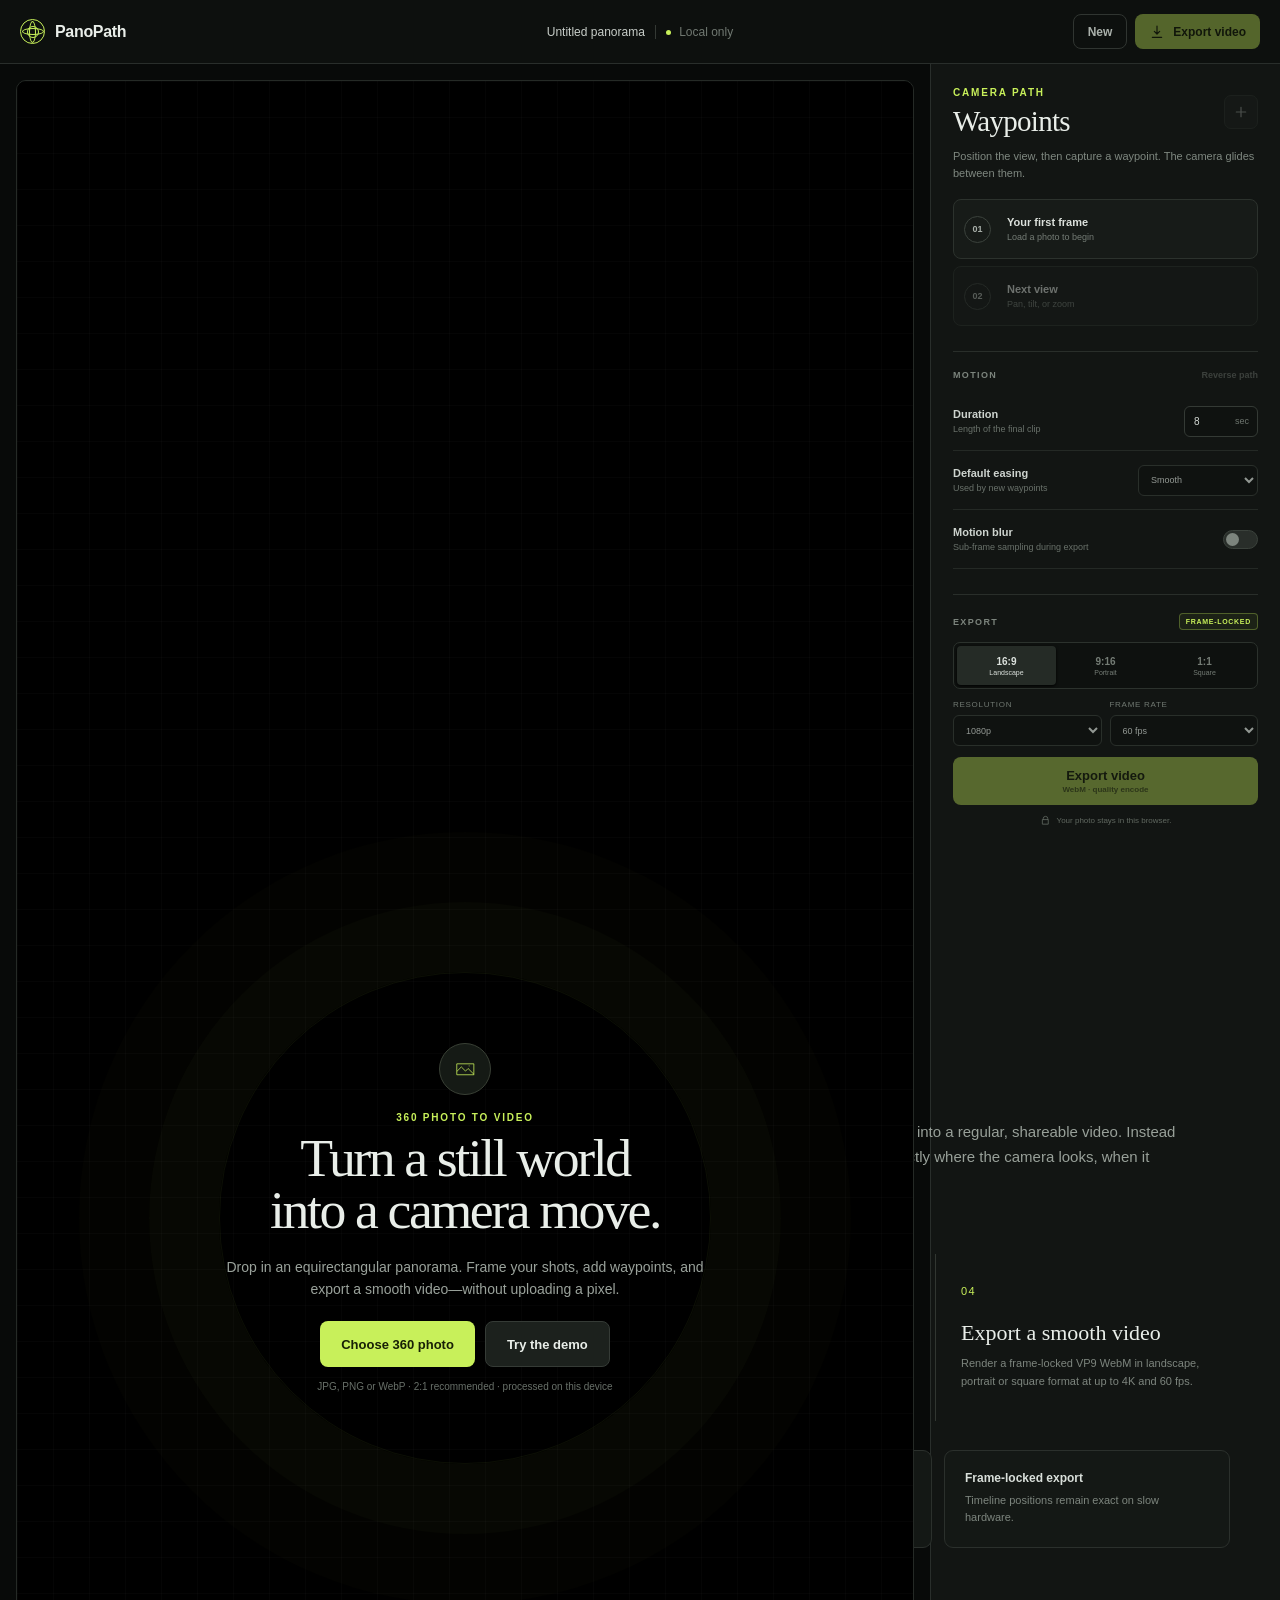
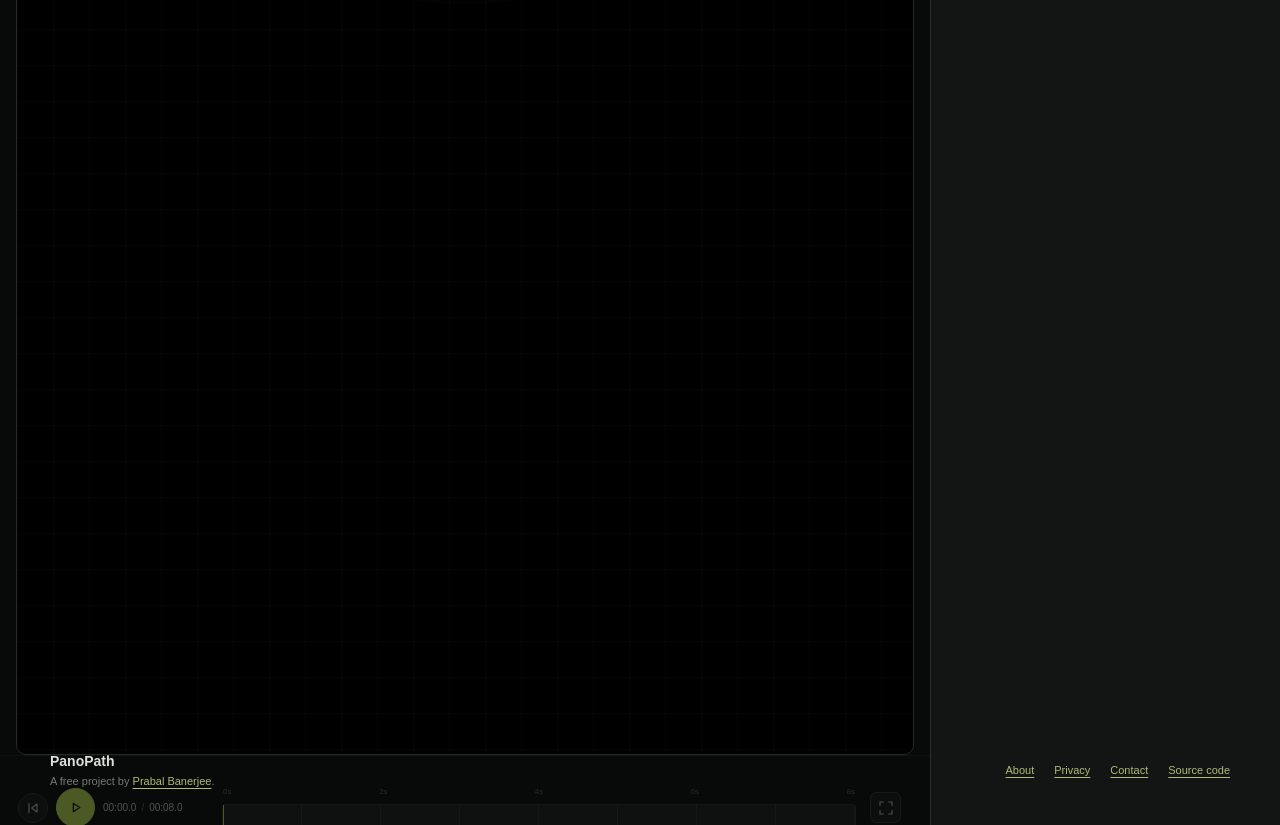
<file: index.html>
<!doctype html>
<html lang="en">
<head>
  <meta charset="UTF-8" />
  <meta name="viewport" content="width=device-width, initial-scale=1.0" />
  <meta name="theme-color" content="#0b0d0c" />
  <meta name="description" content="View a 360° panorama and convert it to a smooth video in your browser. Explore freely, add pan, tilt and zoom waypoints, then export up to 4K at 60 fps." />
  <meta name="robots" content="index,follow,max-image-preview:large,max-snippet:-1,max-video-preview:-1" />
  <meta property="og:type" content="website" />
  <meta property="og:url" content="https://panopath.prabalbanerjee.xyz/" />
  <meta property="og:site_name" content="PanoPath" />
  <meta property="og:title" content="360 Photo to Video Converter with Camera Waypoints" />
  <meta property="og:description" content="View equirectangular 360° photos, then create smooth pan, tilt and zoom videos with camera waypoints. Private, browser-based and free." />
  <meta property="og:image" content="https://panopath.prabalbanerjee.xyz/og-image.png" />
  <meta property="og:image:width" content="1200" />
  <meta property="og:image:height" content="630" />
  <meta property="og:image:alt" content="PanoPath 360 photo to video waypoint editor" />
  <meta name="twitter:card" content="summary_large_image" />
  <meta name="twitter:title" content="PanoPath — 360 Photo to Video Converter" />
  <meta name="twitter:description" content="Animate a 360° photo with precise camera waypoints and frame-locked video export." />
  <meta name="twitter:image" content="https://panopath.prabalbanerjee.xyz/og-image.png" />
  <link rel="canonical" href="https://panopath.prabalbanerjee.xyz/" />
  <link rel="icon" href="/favicon.svg" type="image/svg+xml" />
  <link rel="icon" href="/favicon-32.png" type="image/png" sizes="32x32" />
  <link rel="shortcut icon" href="/favicon.ico" />
  <link rel="apple-touch-icon" href="/apple-touch-icon.png" sizes="180x180" />
  <link rel="manifest" href="/site.webmanifest" />
  <title>360 Photo Viewer &amp; Video Converter with Waypoints — PanoPath</title>
  <link rel="stylesheet" href="styles.css" />
  <script type="application/ld+json">
  {
    "@context": "https://schema.org",
    "@type": "SoftwareApplication",
    "name": "PanoPath",
    "alternateName": "PanoPath 360 Photo Motion Studio",
    "url": "https://panopath.prabalbanerjee.xyz/",
    "image": "https://panopath.prabalbanerjee.xyz/og-image.png",
    "description": "A private in-browser 360 photo viewer and editor that converts equirectangular panoramas into smooth conventional videos using timed pan, tilt, zoom and camera waypoints.",
    "applicationCategory": "MultimediaApplication",
    "applicationSubCategory": "Video editor",
    "operatingSystem": "Any operating system with a modern web browser",
    "browserRequirements": "Requires JavaScript and WebGL 2. WebCodecs is recommended for frame-locked export.",
    "isAccessibleForFree": true,
    "author": { "@type": "Person", "name": "Prabal Banerjee", "url": "https://prabalbanerjee.xyz/" },
    "sameAs": "https://github.com/prabal-banerjee/panopath",
    "offers": { "@type": "Offer", "price": "0", "priceCurrency": "USD" },
    "featureList": [
      "360 photo to video conversion",
      "Interactive 360 panorama photo viewing",
      "Pan, tilt and zoom camera waypoints",
      "Frame-locked VP9 WebM export",
      "Up to 4K resolution and 60 frames per second",
      "Local browser processing without photo uploads",
      "16:9, 9:16 and 1:1 output"
    ]
  }
  </script>
  <script type="application/ld+json">
  {
    "@context": "https://schema.org",
    "@type": "WebSite",
    "name": "PanoPath",
    "alternateName": "PanoPath 360 Photo Motion Studio",
    "url": "https://panopath.prabalbanerjee.xyz/",
    "description": "A free browser-based 360 photo to video converter with camera waypoints.",
    "creator": {
      "@type": "Person",
      "name": "Prabal Banerjee",
      "url": "https://prabalbanerjee.xyz/",
      "sameAs": ["https://github.com/prabal-banerjee", "https://x.com/prabalbanerjee"]
    }
  }
  </script>
  <script type="application/ld+json">
  {
    "@context": "https://schema.org",
    "@type": "FAQPage",
    "mainEntity": [
      { "@type": "Question", "name": "How do I convert a 360 photo to a video?", "acceptedAnswer": { "@type": "Answer", "text": "Choose a 2:1 equirectangular panorama, frame the opening view, add camera waypoints for each pan, tilt or zoom, preview the motion path, and export the result as a WebM video." } },
      { "@type": "Question", "name": "Does PanoPath upload my 360 photo?", "acceptedAnswer": { "@type": "Answer", "text": "No. The panorama is decoded, rendered and encoded locally by your web browser. It is not uploaded to a server." } },
      { "@type": "Question", "name": "Why is the exported camera motion smooth?", "acceptedAnswer": { "@type": "Answer", "text": "On browsers with WebCodecs, every output frame is rendered at its exact timeline position before encoding. Slow hardware can increase export time without changing the camera timing." } },
      { "@type": "Question", "name": "What 360 photo format works best?", "acceptedAnswer": { "@type": "Answer", "text": "A 2:1 equirectangular JPG, PNG or WebP works best. Use a 4096 by 2048 source for HD output and an 8K source when reframing to a sharp 4K video." } },
      { "@type": "Question", "name": "Can I export vertical or square 360 photo videos?", "acceptedAnswer": { "@type": "Answer", "text": "Yes. Choose 9:16 Portrait for vertical video, 1:1 Square for square video, or 16:9 Landscape for widescreen video before exporting." } },
      { "@type": "Question", "name": "How do I change the rotation direction between two waypoints?", "acceptedAnswer": { "@type": "Answer", "text": "Select the destination waypoint and change its Pan value by one full turn. Subtract 360 degrees to force one direction or add 360 degrees to force the other. For example, 90 degrees and -270 degrees end at the same view but travel there in opposite directions. Reverse path swaps the whole waypoint order instead." } },
      { "@type": "Question", "name": "Can I use PanoPath as a 360 photo viewer?", "acceptedAnswer": { "@type": "Answer", "text": "Yes. Load a 2:1 equirectangular JPG, PNG or WebP and drag to look around the full panorama. Scroll to zoom, use the reset-view control to return to the starting direction, and enter fullscreen for an immersive browser-based 360 photo viewer. Exporting a video is optional." } }
    ]
  }
  </script>
</head>
<body>
  <header class="topbar">
    <a class="brand" href="#" aria-label="PanoPath home">
      <span class="brand-mark" aria-hidden="true"><span></span></span>
      <span>PanoPath</span>
    </a>
    <div class="topbar-center">
      <span class="project-name">Untitled panorama</span>
      <span class="saved"><i></i> Local only</span>
    </div>
    <div class="topbar-actions">
      <button class="button ghost small" id="newProjectButton" type="button">New</button>
      <button class="button primary small" id="exportTopButton" type="button" disabled>
        <svg viewBox="0 0 24 24" aria-hidden="true"><path d="M12 3v12m0 0 4-4m-4 4-4-4M5 20h14"/></svg>
        Export video
      </button>
    </div>
  </header>

  <main class="app-shell">
    <section class="workspace" aria-label="Panorama preview">
      <div class="viewer" id="viewer">
        <canvas id="glCanvas"></canvas>

        <div class="empty-state" id="emptyState">
          <div class="empty-icon" aria-hidden="true">
            <svg viewBox="0 0 48 48"><path d="M8 15h32v21H8zM8 29l8-8 8 8 5-5 11 11M31 19h.01"/></svg>
          </div>
          <p class="eyebrow">360 PHOTO TO VIDEO</p>
          <h1>Turn a still world<br/>into a camera move.</h1>
          <p class="empty-copy">Drop in an equirectangular panorama. Frame your shots, add waypoints, and export a smooth video—without uploading a pixel.</p>
          <div class="upload-actions">
            <button class="button primary large" id="chooseButton" type="button">Choose 360 photo</button>
            <button class="button secondary large" id="demoButton" type="button">Try the demo</button>
          </div>
          <p class="format-hint">JPG, PNG or WebP · 2:1 recommended · processed on this device</p>
        </div>

        <div class="drop-overlay" id="dropOverlay">
          <div><strong>Drop your panorama</strong><span>Nothing will be uploaded</span></div>
        </div>

        <div class="viewer-hud hidden" id="viewerHud">
          <div class="viewer-badge"><span class="pulse-dot"></span><span id="resolutionBadge">PANORAMA</span></div>
          <div class="frame-readout"><span id="yawReadout">0°</span><span id="pitchReadout">0°</span><span id="fovReadout">75° FOV</span></div>
          <div class="viewer-help">Drag to look · Scroll to zoom · Double-click to add a waypoint</div>
          <div class="viewer-actions">
            <button class="icon-button" id="resetViewButton" type="button" aria-label="Reset view" title="Reset view">
              <svg viewBox="0 0 24 24"><path d="M4 12a8 8 0 1 0 2.3-5.7L4 8.6M4 4v4.6h4.6"/></svg>
            </button>
            <button class="icon-button" id="fullscreenButton" type="button" aria-label="Fullscreen" title="Fullscreen">
              <svg viewBox="0 0 24 24"><path d="M8 3H3v5m13-5h5v5M8 21H3v-5m13 5h5v-5"/></svg>
            </button>
          </div>
        </div>
      </div>

      <div class="transport disabled" id="transport">
        <div class="transport-controls">
          <button class="transport-button" id="jumpStartButton" type="button" aria-label="Jump to start"><svg viewBox="0 0 24 24"><path d="M6 5v14M18 6l-8 6 8 6z"/></svg></button>
          <button class="play-button" id="playButton" type="button" aria-label="Play"><svg class="play-icon" viewBox="0 0 24 24"><path d="m9 6 9 6-9 6z"/></svg><svg class="pause-icon" viewBox="0 0 24 24"><path d="M9 6v12m6-12v12"/></svg></button>
          <div class="timecode"><span id="currentTime">00:00.0</span><em>/</em><span id="totalTime">00:08.0</span></div>
        </div>
        <div class="timeline-wrap">
          <div class="timeline-ruler" aria-hidden="true"><span>0s</span><span>2s</span><span>4s</span><span>6s</span><span>8s</span></div>
          <div class="timeline" id="timeline">
            <div class="timeline-fill" id="timelineFill"></div>
            <div class="waypoint-markers" id="waypointMarkers"></div>
            <input id="scrubber" type="range" min="0" max="8" value="0" step="0.001" aria-label="Timeline position" />
          </div>
        </div>
        <button class="zoom-fit" id="fitButton" type="button" title="Fit timeline"><svg viewBox="0 0 24 24"><path d="M8 3H3v5m13-5h5v5M8 21H3v-5m13 5h5v-5"/></svg></button>
      </div>
    </section>

    <aside class="inspector" aria-label="Motion editor">
      <div class="panel-heading">
        <div><p class="eyebrow">CAMERA PATH</p><h2>Waypoints</h2></div>
        <button class="icon-button light" id="addWaypointButton" type="button" aria-label="Add waypoint" title="Capture current view" disabled>
          <svg viewBox="0 0 24 24"><path d="M12 5v14M5 12h14"/></svg>
        </button>
      </div>
      <p class="panel-intro">Position the view, then capture a waypoint. The camera glides between them.</p>

      <div class="waypoint-list" id="waypointList">
        <div class="waypoint-placeholder"><span>01</span><div><strong>Your first frame</strong><p>Load a photo to begin</p></div></div>
        <div class="waypoint-placeholder muted"><span>02</span><div><strong>Next view</strong><p>Pan, tilt, or zoom</p></div></div>
      </div>

      <div class="motion-settings">
        <div class="section-label"><span>MOTION</span><button class="text-button" id="reverseButton" type="button" disabled>Reverse path</button></div>
        <label class="field-row" for="durationInput">
          <span><strong>Duration</strong><small>Length of the final clip</small></span>
          <span class="number-field"><input id="durationInput" type="number" min="2" max="60" step="0.5" value="8" disabled/><em>sec</em></span>
        </label>
        <label class="field-row" for="globalEase">
          <span><strong>Default easing</strong><small>Used by new waypoints</small></span>
          <select id="globalEase" disabled>
            <option value="smooth">Smooth</option>
            <option value="linear">Linear</option>
            <option value="easeInOut">Cinematic</option>
            <option value="hold">Hold, then move</option>
          </select>
        </label>
        <label class="toggle-row">
          <span><strong>Motion blur</strong><small>Sub-frame sampling during export</small></span>
          <input id="motionBlurToggle" type="checkbox" disabled/><i></i>
        </label>
      </div>

      <div class="export-settings">
        <div class="section-label"><span>EXPORT</span><span class="quality-pill">FRAME-LOCKED</span></div>
        <div class="segmented" id="aspectControl" aria-label="Video aspect ratio">
          <button type="button" data-aspect="16:9" class="active" aria-pressed="true" disabled><strong>16:9</strong><small>Landscape</small></button>
          <button type="button" data-aspect="9:16" aria-pressed="false" disabled><strong>9:16</strong><small>Portrait</small></button>
          <button type="button" data-aspect="1:1" aria-pressed="false" disabled><strong>1:1</strong><small>Square</small></button>
        </div>
        <div class="export-grid">
          <label>Resolution<select id="resolutionSelect" disabled><option value="1080">1080p</option><option value="1440">1440p</option><option value="2160">4K</option></select></label>
          <label>Frame rate<select id="fpsSelect" disabled><option value="30">30 fps</option><option value="60" selected>60 fps</option></select></label>
        </div>
        <button class="button primary export-button" id="exportButton" type="button" disabled>
          <span>Export video</span><small id="exportEstimate">WebM · quality encode</small>
        </button>
        <p class="privacy-note"><svg viewBox="0 0 24 24"><path d="M7 10V8a5 5 0 0 1 10 0v2m-11 0h12v10H6z"/></svg>Your photo stays in this browser.</p>
      </div>
    </aside>
  </main>

  <section class="seo-content" aria-labelledby="about-title">
    <div class="seo-lead">
      <p class="eyebrow">FREE 360 PHOTO ANIMATOR</p>
      <h2 id="about-title">A camera path through a still panorama.</h2>
      <p>PanoPath converts a 2:1 equirectangular 360° photo into a regular, shareable video. Instead of accepting a fixed automatic spin, you choose exactly where the camera looks, when it moves and how closely it zooms.</p>
    </div>
    <div class="answer-grid">
      <article><span>01</span><h3>Load a 360° photo</h3><p>Choose a JPG, PNG or WebP panorama. The file stays on your device and is rendered with WebGL.</p></article>
      <article><span>02</span><h3>Add camera waypoints</h3><p>Drag to pan and tilt, scroll to zoom, then capture timed views along the video timeline.</p></article>
      <article><span>03</span><h3>Preview the movement</h3><p>Use smooth, linear, cinematic or hold easing to control the motion between each view.</p></article>
      <article><span>04</span><h3>Export a smooth video</h3><p>Render a frame-locked VP9 WebM in landscape, portrait or square format at up to 4K and 60 fps.</p></article>
    </div>
    <div class="feature-band">
      <div><strong>Interactive 360 viewer</strong><p>Drag, zoom and enter fullscreen to explore a panorama without exporting.</p></div>
      <div><strong>Private by design</strong><p>No account, cloud render or photo upload.</p></div>
      <div><strong>Waypoint control</strong><p>Animate pan, tilt, field of view and timing.</p></div>
      <div><strong>Frame-locked export</strong><p>Timeline positions remain exact on slow hardware.</p></div>
    </div>
    <div class="faq" aria-labelledby="faq-title">
      <p class="eyebrow">COMMON QUESTIONS</p>
      <h2 id="faq-title">360 photo to video FAQ</h2>
      <details><summary>How do I convert a 360 photo to a video?</summary><p>Choose a 2:1 equirectangular panorama, frame the opening view, add camera waypoints for each pan, tilt or zoom, preview the path, and export the result as a WebM video.</p></details>
      <details><summary>Does PanoPath upload my panorama?</summary><p>No. Decoding, WebGL rendering and video encoding happen locally in your browser. Closing the page discards the photo.</p></details>
      <details><summary>How does PanoPath prevent stuttering?</summary><p>In browsers with WebCodecs, each output frame is rendered at its exact timeline position. The export may take longer on slower hardware, but the intended camera timing does not change.</p></details>
      <details><summary>What image resolution should I use?</summary><p>A 4096×2048 panorama is a good source for HD output. For a sharp 4K reframed video, use an 8K equirectangular source because the virtual camera sees only part of the sphere at once.</p></details>
      <details><summary>Can I export vertical or square 360 photo videos?</summary><p>Yes. In Export, choose <strong>9:16 Portrait</strong> for vertical social video, <strong>1:1 Square</strong> for a square video, or <strong>16:9 Landscape</strong> for widescreen. The selected resolution is used as the shorter edge, so 1080p produces 1080×1920 portrait, 1080×1080 square, or 1920×1080 landscape video.</p></details>
      <details><summary>Which browsers provide the best export?</summary><p>Current Chrome and Edge releases provide the preferred frame-locked WebCodecs path. Other browsers use a real-time compatibility encoder when available.</p></details>
      <details><summary>How do I change the rotation direction between two waypoints?</summary><p>Select destination waypoint B and change its <strong>Pan</strong> value by one full turn. Subtract 360° to force one direction or add 360° to force the other. For example, 90° and −270° end at the same view, but the camera travels there in opposite directions. <strong>Reverse path</strong> is different: it swaps the entire waypoint sequence.</p></details>
      <details><summary>Can I use PanoPath as a free 360 photo viewer?</summary><p>Yes. Load a 2:1 equirectangular JPG, PNG or WebP, then drag to look around the complete panorama. Scroll to zoom, reset the view when needed, or enter fullscreen for a more immersive browser-based 360° panorama viewer. Exporting a video is entirely optional.</p></details>
    </div>
  </section>

  <footer class="site-footer">
    <div><strong>PanoPath</strong><span>A free project by <a href="https://prabalbanerjee.xyz/" rel="author">Prabal Banerjee</a>.</span></div>
    <nav aria-label="Project information"><a href="/about">About</a><a href="/privacy">Privacy</a><a href="/contact">Contact</a><a href="https://github.com/prabal-banerjee/panopath" rel="noopener">Source code</a></nav>
  </footer>

  <input id="fileInput" type="file" accept="image/jpeg,image/png,image/webp" hidden />

  <dialog id="exportDialog" class="export-dialog">
    <div class="dialog-head"><div><p class="eyebrow">RENDER QUEUE</p><h2 id="exportDialogTitle">Rendering your path</h2></div><button class="icon-button light" id="closeDialogButton" type="button" aria-label="Close"><svg viewBox="0 0 24 24"><path d="M6 6l12 12M18 6 6 18"/></svg></button></div>
    <div class="render-preview"><canvas id="exportPreview"></canvas><div class="render-scan"></div><span id="renderFrameLabel">Preparing encoder…</span></div>
    <div class="progress-track"><div id="exportProgress"></div></div>
    <div class="render-stats"><span id="exportPercent">0%</span><span id="exportStatus">Checking browser encoder</span></div>
    <p class="render-note" id="renderNote">Every frame is rendered at its exact timeline position, so playback stays smooth even if encoding takes longer.</p>
    <div class="dialog-actions">
      <button class="button secondary" id="cancelExportButton" type="button">Cancel</button>
      <a class="button primary hidden" id="downloadButton" download="panopath-video.webm">Download video</a>
    </div>
  </dialog>

  <div class="toast" id="toast" role="status" aria-live="polite"></div>
  <noscript><p class="noscript">PanoPath needs JavaScript to render and encode your 360° photo locally.</p></noscript>
  <script src="app.js"></script>
</body>
</html>
</file>
<file: styles.css>
:root {
  color-scheme: dark;
  --ink: #e9eee9;
  --muted: #8e9790;
  --line: #292e2b;
  --panel: #121513;
  --panel-2: #181c19;
  --black: #090b0a;
  --lime: #c8f05a;
  --lime-strong: #b9e543;
  --lime-ink: #182006;
  --serif: Georgia, "Times New Roman", serif;
  --sans: Inter, ui-sans-serif, -apple-system, BlinkMacSystemFont, "Segoe UI", sans-serif;
}

* { box-sizing: border-box; }
html, body { margin: 0; min-height: 100%; background: var(--black); color: var(--ink); font-family: var(--sans); }
html { scroll-behavior: smooth; }
body { overflow-x: hidden; }
button, input, select { font: inherit; }
button, a { -webkit-tap-highlight-color: transparent; }
button:focus-visible, a:focus-visible, input:focus-visible, select:focus-visible { outline: 2px solid var(--lime); outline-offset: 2px; }
.hidden { display: none !important; }

.topbar { height: 64px; display: grid; grid-template-columns: 1fr auto 1fr; align-items: center; padding: 0 20px; border-bottom: 1px solid var(--line); background: #0d100e; position: relative; z-index: 10; }
.brand { display: inline-flex; width: fit-content; align-items: center; gap: 10px; color: var(--ink); text-decoration: none; font-weight: 760; letter-spacing: -.02em; }
.brand-mark { width: 25px; height: 25px; border: 1.5px solid var(--lime); border-radius: 50%; display: grid; place-items: center; position: relative; }
.brand-mark::before, .brand-mark::after, .brand-mark span { content: ""; display: block; position: absolute; border: 1px solid var(--lime); border-radius: 50%; }
.brand-mark::before { width: 5px; height: 20px; }
.brand-mark::after { width: 20px; height: 5px; }
.brand-mark span { width: 12px; height: 12px; }
.topbar-center { display: flex; align-items: center; gap: 10px; font-size: 12px; }
.project-name { color: #c8cec9; }
.saved { color: #707871; border-left: 1px solid #343934; padding-left: 10px; }
.saved i { width: 5px; height: 5px; display: inline-block; background: var(--lime); border-radius: 50%; margin: 0 5px 1px 0; }
.topbar-actions { justify-self: end; display: flex; gap: 8px; }

.button { border: 0; border-radius: 8px; min-height: 40px; padding: 0 17px; display: inline-flex; align-items: center; justify-content: center; gap: 8px; cursor: pointer; text-decoration: none; font-weight: 700; font-size: 13px; transition: .18s ease; }
.button:hover:not(:disabled) { transform: translateY(-1px); filter: brightness(1.05); }
.button:active:not(:disabled) { transform: translateY(0); }
.button:disabled { opacity: .38; cursor: not-allowed; }
.button svg { width: 16px; fill: none; stroke: currentColor; stroke-width: 1.8; stroke-linecap: round; stroke-linejoin: round; }
.button.primary { color: var(--lime-ink); background: var(--lime); }
.button.secondary { color: var(--ink); background: #1c211d; border: 1px solid #353b36; }
.button.ghost { color: #aab1ab; background: transparent; border: 1px solid #303531; }
.button.small { min-height: 35px; padding: 0 14px; font-size: 12px; }
.button.large { min-height: 46px; padding: 0 21px; }

.app-shell { height: calc(100vh - 64px); display: grid; grid-template-columns: minmax(0, 1fr) 350px; }
.workspace { min-width: 0; display: grid; grid-template-rows: minmax(0, 1fr) 108px; background: #080a09; }
.viewer { margin: 16px 16px 0; position: relative; overflow: hidden; border-radius: 10px; background: radial-gradient(circle at 50% 40%, #202620, #0a0c0b 64%); border: 1px solid #252a26; isolation: isolate; }
.viewer::after { content: ""; position: absolute; inset: 0; pointer-events: none; box-shadow: inset 0 0 90px rgba(0,0,0,.25); z-index: 3; }
#glCanvas { display: block; width: 100%; height: 100%; cursor: grab; }
#glCanvas:active { cursor: grabbing; }
.empty-state { position: absolute; inset: 0; display: flex; flex-direction: column; align-items: center; justify-content: center; text-align: center; z-index: 4; padding: 40px; background-image: linear-gradient(rgba(255,255,255,.018) 1px, transparent 1px), linear-gradient(90deg, rgba(255,255,255,.018) 1px, transparent 1px); background-size: 36px 36px; }
.empty-state::before { content: ""; position: absolute; width: 490px; height: 490px; border: 1px solid rgba(200,240,90,.06); border-radius: 50%; box-shadow: 0 0 0 70px rgba(200,240,90,.018), 0 0 0 140px rgba(200,240,90,.012); pointer-events: none; }
.empty-state > * { position: relative; }
.empty-icon { width: 52px; height: 52px; display: grid; place-items: center; border-radius: 50%; border: 1px solid #394035; background: #151a15; margin-bottom: 17px; color: var(--lime); }
.empty-icon svg { width: 25px; fill: none; stroke: currentColor; stroke-width: 1.5; stroke-linejoin: round; stroke-linecap: round; }
.eyebrow { margin: 0 0 9px; color: var(--lime); font-size: 10px; font-weight: 800; letter-spacing: .18em; }
.empty-state h1 { margin: 0; font-family: var(--serif); font-weight: 400; font-size: clamp(36px, 4.2vw, 60px); line-height: .98; letter-spacing: -.045em; }
.empty-copy { color: #9aa29b; max-width: 490px; line-height: 1.55; font-size: 14px; margin: 20px 0 21px; }
.upload-actions { display: flex; gap: 10px; }
.format-hint { color: #687069; font-size: 10px; margin: 14px 0 0; }
.drop-overlay { display: none; position: absolute; inset: 14px; z-index: 9; border: 2px dashed var(--lime); border-radius: 10px; background: rgba(10, 13, 10, .9); place-items: center; color: var(--ink); }
.drop-overlay.visible { display: grid; }
.drop-overlay div { display: flex; flex-direction: column; align-items: center; gap: 8px; }
.drop-overlay strong { font: 34px/1 var(--serif); }
.drop-overlay span { color: var(--muted); font-size: 12px; }
.viewer-hud { position: absolute; inset: 0; z-index: 4; pointer-events: none; }
.viewer-badge, .frame-readout, .viewer-help { position: absolute; background: rgba(9,11,10,.66); backdrop-filter: blur(10px); border: 1px solid rgba(255,255,255,.11); border-radius: 6px; color: #d7ddd8; font-size: 9px; font-weight: 750; letter-spacing: .08em; }
.viewer-badge { top: 14px; left: 14px; padding: 7px 9px; display: flex; gap: 7px; align-items: center; }
.pulse-dot { width: 5px; height: 5px; border-radius: 50%; background: var(--lime); box-shadow: 0 0 8px var(--lime); }
.frame-readout { top: 14px; right: 14px; padding: 7px 9px; display: flex; gap: 9px; }
.frame-readout span + span { border-left: 1px solid #535953; padding-left: 9px; }
.viewer-help { left: 50%; bottom: 15px; transform: translateX(-50%); padding: 7px 10px; color: #9aa19b; letter-spacing: 0; font-weight: 500; white-space: nowrap; }
.viewer-actions { pointer-events: auto; position: absolute; right: 14px; bottom: 14px; display: flex; gap: 6px; }
.icon-button { width: 34px; height: 34px; border-radius: 7px; border: 1px solid rgba(255,255,255,.13); background: rgba(8,10,9,.68); color: #cbd1cc; display: grid; place-items: center; cursor: pointer; }
.icon-button:hover:not(:disabled) { color: var(--lime); border-color: rgba(200,240,90,.45); }
.icon-button:disabled { opacity: .3; cursor: not-allowed; }
.icon-button svg, .transport svg, .zoom-fit svg, .privacy-note svg { width: 16px; fill: none; stroke: currentColor; stroke-width: 1.8; stroke-linecap: round; stroke-linejoin: round; }
.icon-button.light { background: #1d221e; border-color: #343a35; }

.transport { display: grid; grid-template-columns: 190px minmax(0, 1fr) 42px; align-items: center; gap: 14px; padding: 14px 18px 18px; border-top: 1px solid #1d211e; transition: opacity .2s; }
.transport.disabled { opacity: .35; pointer-events: none; }
.transport-controls { display: flex; align-items: center; gap: 8px; }
.transport-button, .play-button, .zoom-fit { border: 1px solid #333934; color: #bec5bf; background: #141815; cursor: pointer; display: grid; place-items: center; }
.transport-button { width: 30px; height: 30px; border-radius: 50%; }
.play-button { width: 39px; height: 39px; border-radius: 50%; color: var(--lime-ink); background: var(--lime); border-color: var(--lime); }
.play-button svg { width: 17px; stroke-width: 2; }
.play-button .pause-icon { display: none; }
.play-button.playing .play-icon { display: none; }
.play-button.playing .pause-icon { display: block; }
.timecode { display: flex; gap: 5px; font-size: 10px; font-variant-numeric: tabular-nums; color: #d3d9d4; }
.timecode em { font-style: normal; color: #5f675f; }
.timeline-wrap { min-width: 0; }
.timeline-ruler { display: flex; justify-content: space-between; color: #606760; font-size: 8px; padding: 0 1px 8px; }
.timeline { height: 25px; position: relative; border-radius: 4px; background: #1b201c; border: 1px solid #2a302b; }
.timeline::before { content: ""; position: absolute; inset: 0; opacity: .23; background: repeating-linear-gradient(90deg, transparent 0, transparent calc(12.5% - 1px), #737b74 calc(12.5% - 1px), #737b74 12.5%); }
.timeline-fill { position: absolute; left: 0; top: 0; bottom: 0; width: 0; background: linear-gradient(90deg, rgba(200,240,90,.16), rgba(200,240,90,.05)); border-right: 1px solid var(--lime); }
.timeline input { position: absolute; inset: -7px 0; width: 100%; margin: 0; opacity: 0; cursor: ew-resize; }
.waypoint-markers { position: absolute; inset: 0; pointer-events: none; }
.timeline-marker { position: absolute; top: 50%; width: 11px; height: 11px; background: #0d100e; border: 2px solid var(--lime); transform: translate(-50%,-50%) rotate(45deg); }
.timeline-marker.active { background: var(--lime); box-shadow: 0 0 0 3px rgba(200,240,90,.15); }
.zoom-fit { width: 31px; height: 31px; border-radius: 6px; }

.inspector { min-width: 0; overflow-y: auto; border-left: 1px solid var(--line); background: var(--panel); padding: 23px 22px 28px; scrollbar-width: thin; scrollbar-color: #333934 transparent; }
.panel-heading { display: flex; justify-content: space-between; align-items: center; }
.panel-heading h2, .dialog-head h2 { margin: 0; font: 29px/1 var(--serif); font-weight: 400; letter-spacing: -.025em; }
.panel-intro { color: #7f8880; font-size: 11px; line-height: 1.5; margin: 12px 0 18px; }
.waypoint-list { display: flex; flex-direction: column; gap: 7px; }
.waypoint-placeholder, .waypoint-card { min-height: 60px; border: 1px solid #2c322d; background: #171b18; border-radius: 8px; display: grid; grid-template-columns: 34px minmax(0,1fr) auto; align-items: center; padding: 9px 10px; gap: 9px; }
.waypoint-placeholder.muted { opacity: .45; }
.waypoint-placeholder > span, .waypoint-index { width: 27px; height: 27px; display: grid; place-items: center; border-radius: 50%; border: 1px solid #3b423c; color: #aab1ab; font-size: 9px; font-weight: 800; }
.waypoint-placeholder strong, .waypoint-card strong { font-size: 11px; display: block; color: #dce1dc; }
.waypoint-placeholder p, .waypoint-card p { font-size: 9px; color: #747c75; margin: 4px 0 0; }
.waypoint-card { cursor: pointer; transition: border-color .15s, background .15s; }
.waypoint-card:hover { border-color: #424943; }
.waypoint-card.active { border-color: rgba(200,240,90,.55); background: #1b2119; box-shadow: inset 2px 0 var(--lime); }
.waypoint-card.active .waypoint-index { background: var(--lime); color: var(--lime-ink); border-color: var(--lime); }
.waypoint-time { width: 51px; color: #9fa7a0; font-size: 9px; text-align: right; font-variant-numeric: tabular-nums; }
.waypoint-actions { grid-column: 2 / 4; display: none; grid-template-columns: repeat(3, 1fr) auto; gap: 5px; padding-top: 7px; border-top: 1px solid #2b302c; }
.waypoint-card.active .waypoint-actions { display: grid; }
.waypoint-actions label { color: #687069; font-size: 8px; text-transform: uppercase; letter-spacing: .08em; }
.waypoint-actions input { margin-top: 4px; width: 100%; height: 27px; border: 1px solid #323833; border-radius: 5px; background: #0f1210; color: #cdd3ce; padding: 0 6px; font-size: 9px; }
.waypoint-delete { align-self: end; width: 27px; height: 27px; border-radius: 5px; border: 1px solid #3b3232; background: #1b1515; color: #aa7777; cursor: pointer; }
.waypoint-delete:hover { color: #f0a0a0; }
.motion-settings, .export-settings { margin-top: 25px; padding-top: 18px; border-top: 1px solid #292e2a; }
.section-label { display: flex; justify-content: space-between; align-items: center; font-size: 9px; font-weight: 800; letter-spacing: .15em; color: #7c847d; margin-bottom: 12px; }
.text-button { padding: 0; border: 0; background: none; color: #899189; font-size: 9px; cursor: pointer; }
.text-button:hover:not(:disabled) { color: var(--lime); }
.text-button:disabled { opacity: .35; }
.field-row, .toggle-row { min-height: 59px; display: flex; align-items: center; justify-content: space-between; border-bottom: 1px solid #242925; gap: 15px; }
.field-row > span:first-child, .toggle-row > span:first-child { display: flex; flex-direction: column; gap: 4px; }
.field-row strong, .toggle-row strong { font-size: 11px; font-weight: 650; color: #ced4cf; }
.field-row small, .toggle-row small { color: #69716a; font-size: 9px; }
.number-field { width: 74px; height: 31px; display: flex; align-items: center; border: 1px solid #343a35; background: #0f1210; border-radius: 6px; overflow: hidden; }
.number-field input { min-width: 0; width: 100%; height: 100%; border: 0; background: none; color: #d6dcd7; padding: 0 0 0 9px; font-size: 10px; }
.number-field em { padding-right: 8px; color: #6d756e; font-size: 9px; font-style: normal; }
select { height: 31px; border: 1px solid #343a35; border-radius: 6px; color: #c9d0ca; background: #0f1210; padding: 0 24px 0 8px; font-size: 9px; }
.toggle-row input { display: none; }
.toggle-row > i { width: 35px; height: 19px; border-radius: 20px; background: #292e2a; border: 1px solid #3b423c; position: relative; transition: .2s; }
.toggle-row > i::after { content: ""; position: absolute; width: 13px; height: 13px; left: 2px; top: 2px; border-radius: 50%; background: #7c847d; transition: .2s; }
.toggle-row input:checked + i { background: var(--lime); border-color: var(--lime); }
.toggle-row input:checked + i::after { transform: translateX(16px); background: #172006; }
.quality-pill { color: var(--lime); border: 1px solid rgba(200,240,90,.3); background: rgba(200,240,90,.06); padding: 4px 6px; border-radius: 4px; font-size: 7px; letter-spacing: .1em; }
.segmented { display: grid; grid-template-columns: repeat(3, 1fr); padding: 3px; background: #0e110f; border: 1px solid #2c322d; border-radius: 7px; }
.segmented button { min-height: 39px; border: 0; border-radius: 4px; background: transparent; color: #747c75; font-size: 9px; cursor: pointer; display: flex; flex-direction: column; align-items: center; justify-content: center; gap: 2px; }
.segmented button strong { color: inherit; font-size: 10px; }
.segmented button small { color: inherit; font-size: 7px; }
.segmented button.active { color: #dbe1dc; background: #252b26; box-shadow: 0 1px 3px #000; }
.export-grid { display: grid; grid-template-columns: 1fr 1fr; gap: 8px; margin: 11px 0; }
.export-grid label { display: flex; flex-direction: column; gap: 6px; color: #707871; font-size: 8px; text-transform: uppercase; letter-spacing: .09em; }
.export-grid select { width: 100%; }
.export-button { width: 100%; min-height: 48px; flex-direction: column; gap: 2px; }
.export-button small { font-size: 8px; opacity: .65; font-weight: 650; }
.privacy-note { margin: 10px 0 0; display: flex; align-items: center; justify-content: center; gap: 6px; color: #606860; font-size: 8px; }
.privacy-note svg { width: 11px; }

.export-dialog { width: min(540px, calc(100vw - 30px)); border: 1px solid #394039; background: #121513; color: var(--ink); padding: 22px; border-radius: 12px; box-shadow: 0 28px 100px rgba(0,0,0,.72); }
.export-dialog::backdrop { background: rgba(3,5,4,.78); backdrop-filter: blur(7px); }
.dialog-head { display: flex; justify-content: space-between; align-items: flex-start; margin-bottom: 18px; }
.render-preview { height: 230px; border-radius: 8px; background: #080a09; position: relative; overflow: hidden; border: 1px solid #292f2a; }
.render-preview canvas { width: 100%; height: 100%; object-fit: contain; display: block; }
.render-preview > span { position: absolute; left: 11px; bottom: 10px; padding: 5px 7px; background: rgba(4,6,5,.7); border-radius: 4px; color: #cdd3ce; font-size: 8px; font-variant-numeric: tabular-nums; }
.render-scan { position: absolute; height: 1px; left: 0; right: 0; top: 0; background: linear-gradient(90deg, transparent, var(--lime), transparent); box-shadow: 0 0 12px var(--lime); animation: scan 2.2s linear infinite; opacity: .55; }
@keyframes scan { from { transform: translateY(0); } to { transform: translateY(230px); } }
.progress-track { height: 5px; background: #292e2a; border-radius: 5px; overflow: hidden; margin-top: 17px; }
.progress-track div { height: 100%; width: 0; background: var(--lime); transition: width .12s linear; }
.render-stats { display: flex; justify-content: space-between; margin-top: 8px; color: #969e97; font-size: 9px; }
.render-note { color: #69716a; font-size: 10px; line-height: 1.5; margin: 17px 0; }
.dialog-actions { display: flex; justify-content: flex-end; gap: 8px; }
.toast { position: fixed; z-index: 30; left: 50%; bottom: 22px; transform: translate(-50%, 20px); color: #dce2dd; background: #202520; border: 1px solid #3c443d; box-shadow: 0 10px 40px #000; padding: 10px 14px; border-radius: 7px; font-size: 11px; opacity: 0; pointer-events: none; transition: .2s ease; }
.toast.show { opacity: 1; transform: translate(-50%,0); }
.seo-content { border-top: 1px solid var(--line); background: #0d100e; padding: 92px max(24px, calc((100vw - 1180px)/2)) 110px; }
.seo-lead { display: grid; grid-template-columns: .8fr 1.2fr; column-gap: 70px; align-items: end; margin-bottom: 58px; }
.seo-lead .eyebrow { grid-column: 1 / -1; }
.seo-lead h2, .faq h2 { margin: 0; font: 400 clamp(34px,5vw,62px)/.98 var(--serif); letter-spacing: -.045em; }
.seo-lead > p:last-child { margin: 0; color: #98a099; font-size: 15px; line-height: 1.7; max-width: 620px; }
.answer-grid { display: grid; grid-template-columns: repeat(4,1fr); border-top: 1px solid #313631; border-bottom: 1px solid #313631; }
.answer-grid article { padding: 27px 25px 30px 0; }
.answer-grid article + article { border-left: 1px solid #313631; padding-left: 25px; }
.answer-grid span { color: var(--lime); font: 11px/1 var(--sans); letter-spacing: .12em; }
.answer-grid h3 { margin: 22px 0 10px; font: 400 22px/1.1 var(--serif); }
.answer-grid p, .feature-band p { margin: 0; color: #7d857e; font-size: 11px; line-height: 1.6; }
.feature-band { margin: 28px 0 100px; display: grid; grid-template-columns: repeat(4,1fr); gap: 12px; }
.feature-band div { border: 1px solid #2b302c; border-radius: 9px; padding: 20px; background: #141815; }
.feature-band strong { display: block; color: #d9dfda; font-size: 12px; margin-bottom: 7px; }
.faq { max-width: 850px; margin: 0 auto; }
.faq h2 { margin-bottom: 35px; }
.faq details { border-top: 1px solid #303530; padding: 19px 0; }
.faq details:last-child { border-bottom: 1px solid #303530; }
.faq summary { color: #d9dfda; font-size: 14px; font-weight: 650; cursor: pointer; list-style-position: outside; margin-left: 18px; }
.faq details p { color: #8d958e; font-size: 12px; line-height: 1.7; max-width: 720px; margin: 13px 0 0 18px; }
.noscript { position: fixed; inset: auto 20px 20px; z-index: 50; background: #301c1c; border: 1px solid #744; color: #f0dada; padding: 14px; border-radius: 8px; }
.site-footer { min-height: 110px; padding: 30px max(24px, calc((100vw - 1180px)/2)); display: flex; align-items: center; justify-content: space-between; gap: 25px; border-top: 1px solid var(--line); color: #737b74; background: #090b0a; font-size: 11px; }
.site-footer > div { display: flex; flex-direction: column; gap: 6px; }
.site-footer strong { color: #dbe1dc; font-size: 14px; }
.site-footer nav { display: flex; gap: 20px; flex-wrap: wrap; }
.site-footer a, .trust-page a { color: #aabd76; text-underline-offset: 3px; }
.trust-page { min-height: calc(100vh - 64px); padding: 80px max(24px, calc((100vw - 850px)/2)) 100px; }
.trust-page .eyebrow { margin-bottom: 15px; }
.trust-page h1 { margin: 0 0 30px; font: 400 clamp(42px,7vw,76px)/.95 var(--serif); letter-spacing: -.05em; }
.trust-page h2 { margin: 42px 0 12px; font: 400 26px/1.1 var(--serif); }
.trust-page p, .trust-page li { color: #99a19a; font-size: 14px; line-height: 1.8; }
.trust-page .lede { color: #cbd1cc; font-size: 18px; line-height: 1.65; }
.trust-page ul { padding-left: 20px; }
.simple-topbar { height: 64px; display: flex; align-items: center; justify-content: space-between; padding: 0 20px; border-bottom: 1px solid var(--line); }
.back-link { color: #9ba39c; font-size: 11px; text-decoration: none; }

@media (max-width: 900px) {
  .topbar { grid-template-columns: 1fr auto; }
  .topbar-center { display: none; }
  .app-shell { height: auto; display: flex; flex-direction: column; }
  .workspace { height: 72vh; min-height: 550px; grid-template-rows: minmax(0,1fr) 96px; }
  .inspector { border-left: 0; border-top: 1px solid var(--line); overflow: visible; }
  .seo-lead { grid-template-columns: 1fr; gap: 22px; }
  .answer-grid { grid-template-columns: 1fr 1fr; }
  .answer-grid article:nth-child(3) { border-left: 0; border-top: 1px solid #313631; }
  .answer-grid article:nth-child(4) { border-top: 1px solid #313631; }
  .feature-band { grid-template-columns: 1fr 1fr; }
}
@media (max-width: 560px) {
  .topbar { padding: 0 12px; }
  .topbar-actions .ghost { display: none; }
  .viewer { margin: 8px 8px 0; }
  .empty-state { padding: 24px; }
  .empty-state h1 { font-size: 36px; }
  .upload-actions { flex-direction: column; width: 100%; max-width: 270px; }
  .transport { grid-template-columns: 1fr; gap: 8px; padding: 8px 14px; }
  .timeline-wrap { order: -1; }
  .zoom-fit { display: none; }
  .viewer-help { display: none; }
  .frame-readout { top: auto; right: auto; left: 14px; bottom: 14px; }
  .seo-content { padding-top: 65px; }
  .answer-grid, .feature-band { grid-template-columns: 1fr; }
  .answer-grid article + article { border-left: 0; border-top: 1px solid #313631; padding-left: 0; }
  .feature-band { margin-bottom: 72px; }
  .site-footer { align-items: flex-start; flex-direction: column; }
}
</file>
